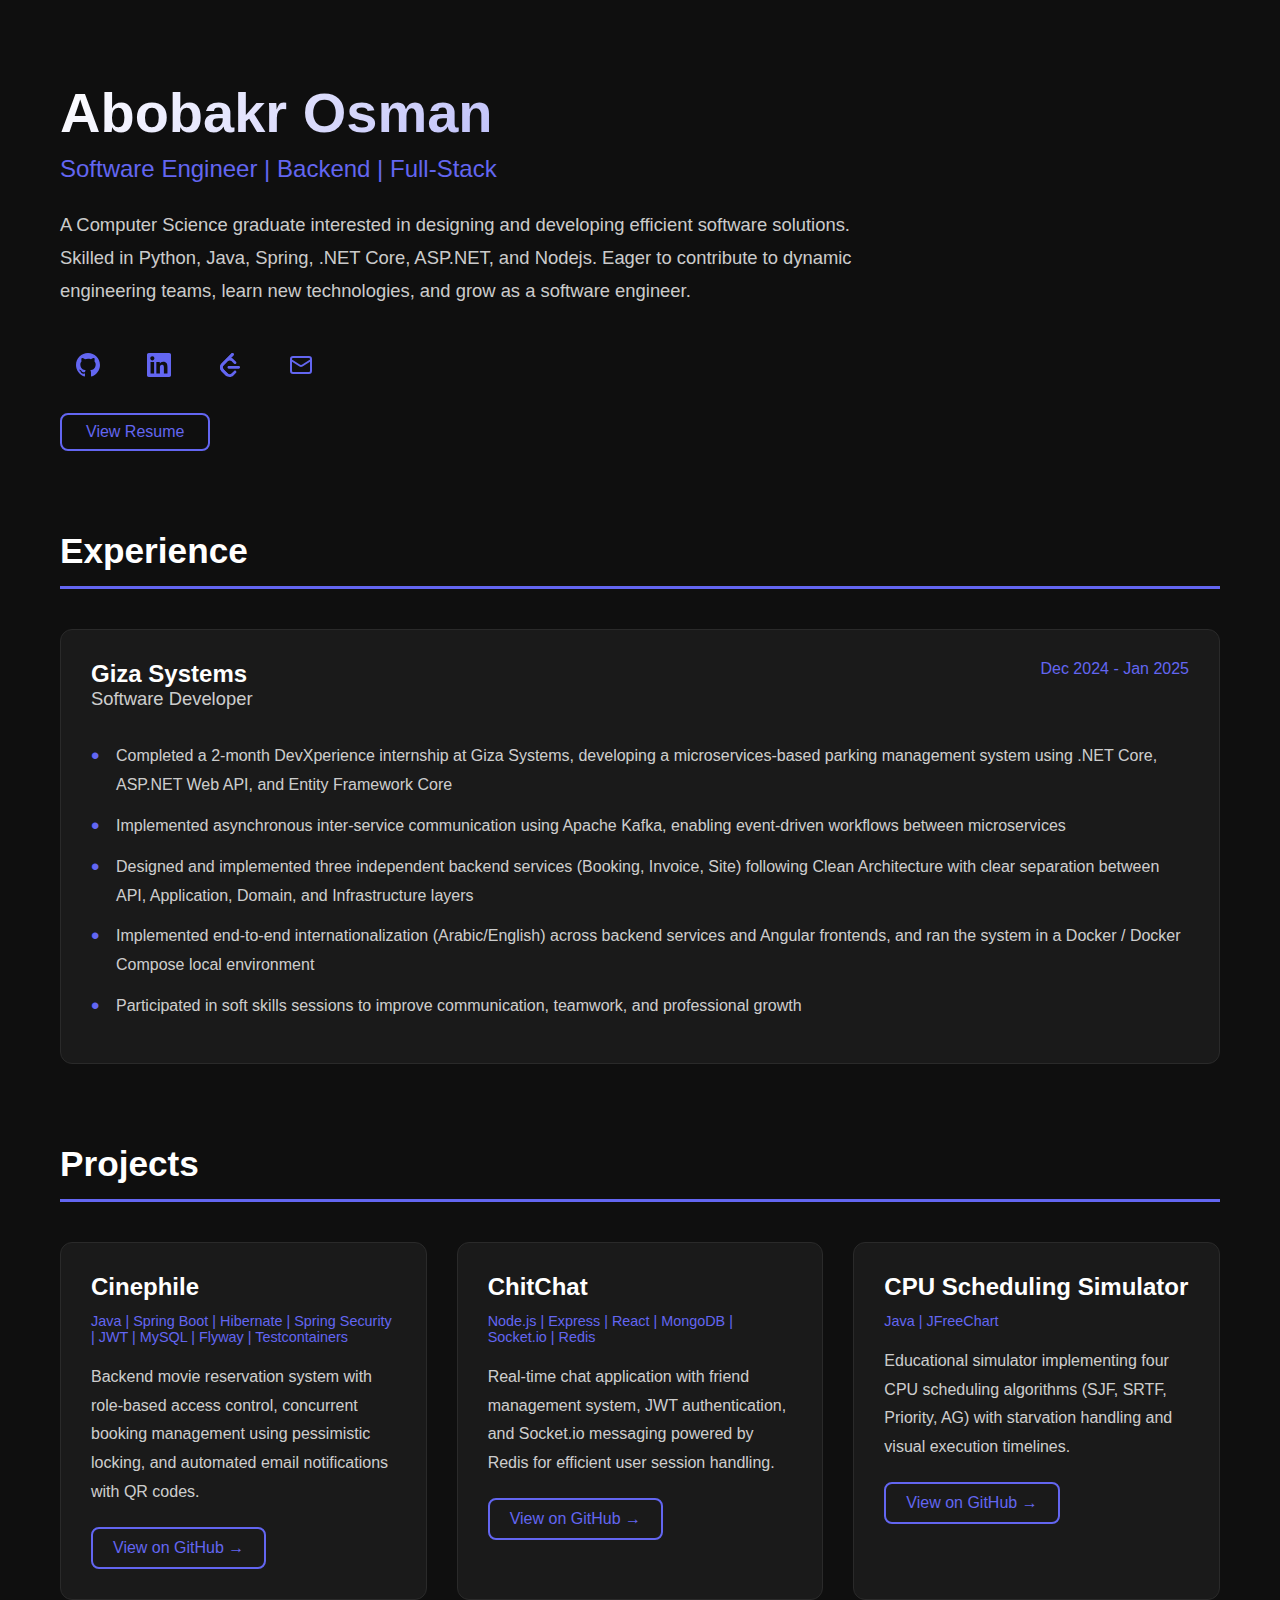
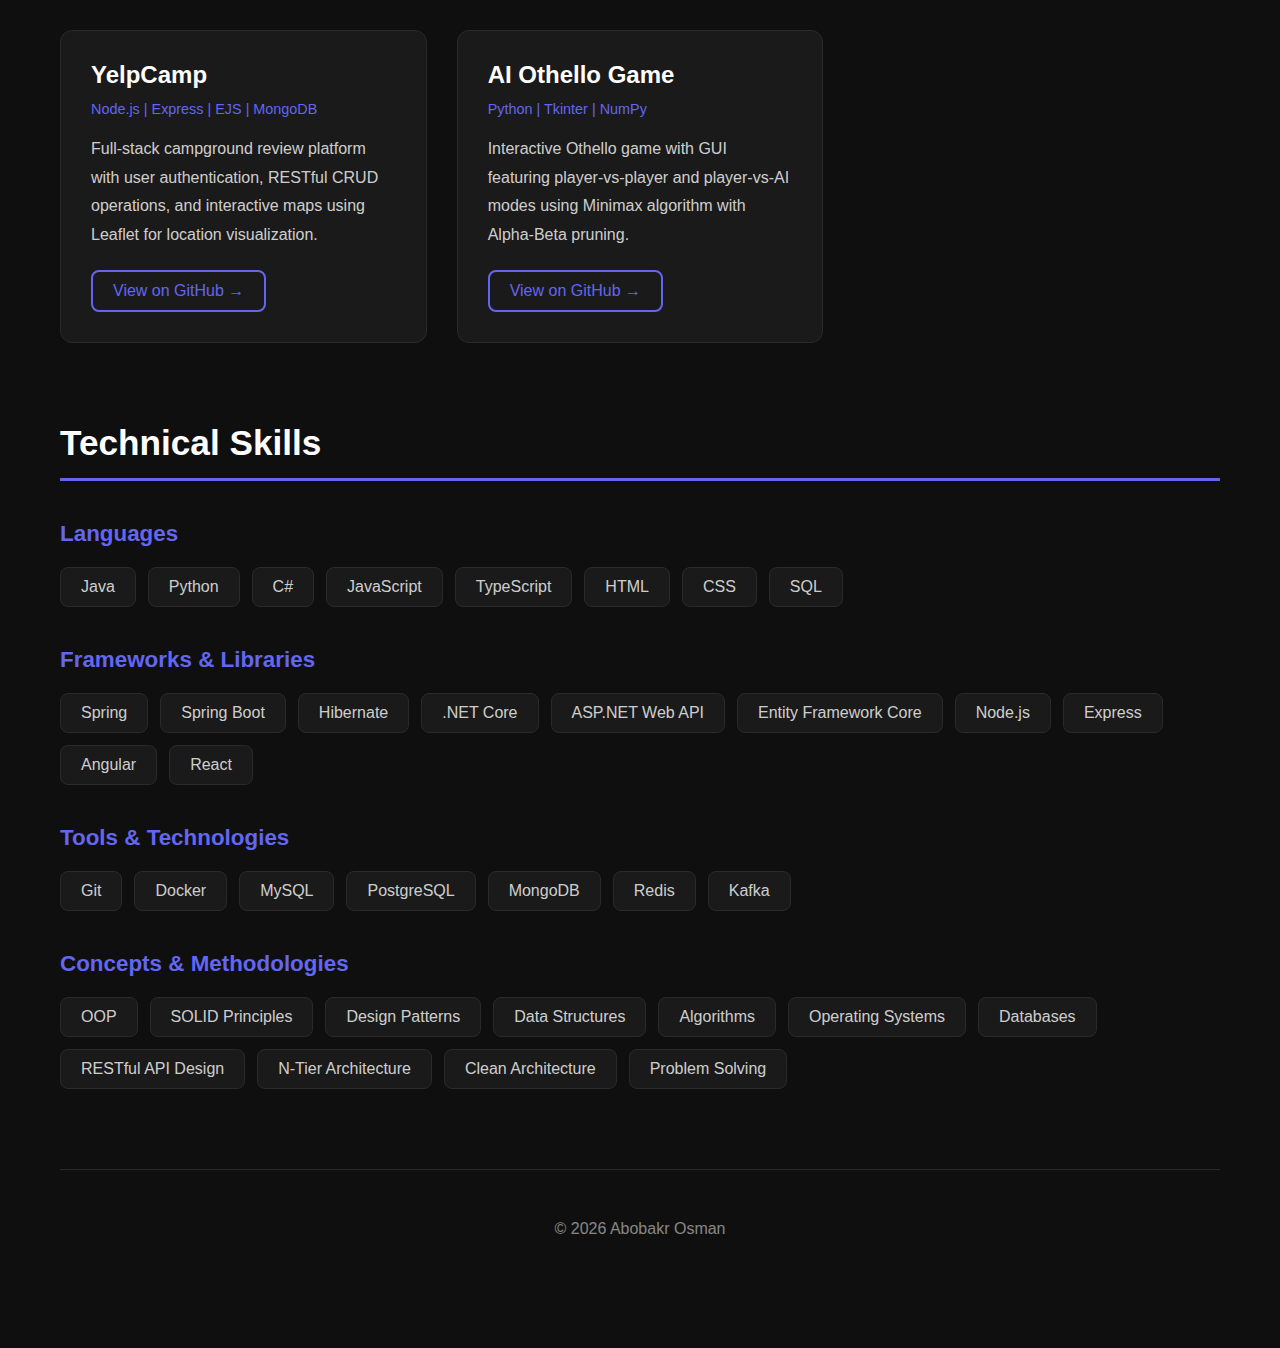
<file: index.html>
<!doctype html>
<html lang="en">
  <head>
    <meta charset="UTF-8" />
    <meta name="viewport" content="width=device-width, initial-scale=1.0" />
    <title>Abobakr Osman - Software Engineer</title>
    <link rel="stylesheet" href="css/index.css" />
  </head>
  <body class="portfolio">
    <div class="container">
      <header class="header">
        <h1 class="header__name">Abobakr Osman</h1>
        <p class="header__title">Software Engineer | Backend | Full-Stack</p>
        <p class="header__summary">
          A Computer Science graduate interested in designing and developing
          efficient software solutions. Skilled in Python, Java, Spring, .NET
          Core, ASP.NET, and Nodejs. Eager to contribute to dynamic engineering
          teams, learn new technologies, and grow as a software engineer.
        </p>
        <div class="links">
          <a
            href="https://github.com/Abobakr7"
            target="_blank"
            class="links__item"
          >
            <svg viewBox="0 0 24 24" fill="currentColor" width="24" height="24">
              <path
                d="M12 0C5.374 0 0 5.373 0 12c0 5.302 3.438 9.8 8.207 11.387.599.111.793-.261.793-.577v-2.234c-3.338.726-4.033-1.416-4.033-1.416-.546-1.387-1.333-1.756-1.333-1.756-1.089-.745.083-.729.083-.729 1.205.084 1.839 1.237 1.839 1.237 1.07 1.834 2.807 1.304 3.492.997.107-.775.418-1.305.762-1.604-2.665-.305-5.467-1.334-5.467-5.931 0-1.311.469-2.381 1.236-3.221-.124-.303-.535-1.524.117-3.176 0 0 1.008-.322 3.301 1.23A11.509 11.509 0 0112 5.803c1.02.005 2.047.138 3.006.404 2.291-1.552 3.297-1.23 3.297-1.23.653 1.653.242 2.874.118 3.176.77.84 1.235 1.911 1.235 3.221 0 4.609-2.807 5.624-5.479 5.921.43.372.823 1.102.823 2.222v3.293c0 .319.192.694.801.576C20.566 21.797 24 17.3 24 12c0-6.627-5.373-12-12-12z"
              ></path>
            </svg>
          </a>
          <a
            href="https://linkedin.com/in/abobakrosman"
            target="_blank"
            class="links__item"
          >
            <svg viewBox="0 0 24 24" fill="currentColor" width="24" height="24">
              <path
                d="M20.447 20.452h-3.554v-5.569c0-1.328-.027-3.037-1.852-3.037-1.853 0-2.136 1.445-2.136 2.939v5.667H9.351V9h3.414v1.561h.046c.477-.9 1.637-1.85 3.37-1.85 3.601 0 4.267 2.37 4.267 5.455v6.286zM5.337 7.433c-1.144 0-2.063-.926-2.063-2.065 0-1.138.92-2.063 2.063-2.063 1.14 0 2.064.925 2.064 2.063 0 1.139-.925 2.065-2.064 2.065zm1.782 13.019H3.555V9h3.564v11.452zM22.225 0H1.771C.792 0 0 .774 0 1.729v20.542C0 23.227.792 24 1.771 24h20.451C23.2 24 24 23.227 24 22.271V1.729C24 .774 23.2 0 22.222 0h.003z"
              ></path>
            </svg>
          </a>
          <a
            href="https://leetcode.com/u/Abobakr77"
            target="_blank"
            class="links__item"
          >
            <svg
              viewBox="0 0 128 128"
              width="24"
              height="24"
              fill="currentColor"
            >
              <path
                fill="currentColor"
                d="M117.555 76.558c0-3.957-3.008-7.178-6.72-7.178H57.159c-3.712 0-6.72 3.221-6.72 7.178 0 3.958 3.002 7.18 6.72 7.18h53.676c3.712.005 6.72-3.217 6.72-7.18"
              ></path>
              <path
                fill="currentColor"
                d="m18.79 96.996 23.003 23.26c5.19 5.221 12.363 7.744 20.283 7.744s15.094-2.73 20.294-7.968l13.803-14.065c2.72-2.741 2.624-7.28-.208-10.133-2.832-2.854-7.333-2.95-10.048-.208L71.645 109.53c-2.465 2.49-5.878 3.53-9.649 3.53s-7.179-1.04-9.653-3.53L29.419 86.26c-2.47-2.49-3.712-6.133-3.712-9.936s1.243-7.238 3.712-9.728l22.854-23.361c2.47-2.49 5.952-3.44 9.718-3.44s7.179 1.04 9.648 3.53l14.273 13.9c2.72 2.746 7.221 2.65 10.053-.203 2.832-2.859 2.928-7.398.208-10.14L82.37 32.825a26.64 26.64 0 0 0-12.758-7.094l-.18-.037 13.05-13.35c2.73-2.741 2.635-7.285-.197-10.139S74.945-.74 72.22 2.002L18.79 55.87c-5.19 5.237-7.905 12.464-7.905 20.454S13.6 91.77 18.79 96.996"
              ></path>
              <path
                fill="currentColor"
                d="M43.5 121.674a11.3 11.3 0 0 1-2.528-1.925c-7.078-7.11-14.187-14.187-21.249-21.318C9.115 87.721 7.445 72.1 15.531 59.39a32 32 0 0 1 4.475-5.355L71.33 2.605c3.333-3.34 7.99-3.478 11.088-.358 2.987 3.003 2.81 7.76-.416 11.019-4.101 4.139-8.208 8.267-12.315 12.4-.219.651-.747 1.067-1.2 1.531-4.603 4.672-9.334 9.222-13.872 13.963-.592.619-1.398.992-1.984 1.627-7.59 7.59-15.27 15.094-22.753 22.784-6.054 6.225-5.85 15.67.363 22.012 6.976 7.125 14.075 14.134 21.126 21.195.357.357.725.704 1.088 1.056 2.496 1.616 2.528 6.667.976 8.912-1.712 2.48-3.947 4-7.11 3.883-1.061-.032-1.936-.458-2.821-.955"
              ></path>
            </svg>
          </a>
          <a href="mailto:abobakrosman03@gmail.com" class="links__item">
            <svg
              width="24"
              height="24"
              viewBox="0 0 24 24"
              fill="none"
              stroke="currentColor"
              stroke-width="2"
              aria-hidden="true"
            >
              <path d="m22 7-8.991 5.727a2 2 0 0 1-2.009 0L2 7"></path>
              <rect x="2" y="4" width="20" height="16" rx="2"></rect>
            </svg>
          </a>
        </div>
        <a
          href="https://drive.google.com/file/d/1qkh-tg4qnkxKuXmvHXDJlF7FVRBkUE4w/view?usp=drive_link"
          target="_blank"
          class="header__resume"
          >View Resume</a
        >
      </header>

      <section class="section">
        <h2 class="section__header">Experience</h2>
        <div class="experience__item">
          <div class="experience__header">
            <div>
              <div class="experience__company">Giza Systems</div>
              <div class="experience__role">Software Developer</div>
            </div>
            <div class="experience__duration">Dec 2024 - Jan 2025</div>
          </div>
          <div class="experience__description">
            <ul class="experience__list">
              <li class="experience__list-item">
                Completed a 2-month DevXperience internship at Giza Systems,
                developing a microservices-based parking management system using
                .NET Core, ASP.NET Web API, and Entity Framework Core
              </li>
              <li class="experience__list-item">
                Implemented asynchronous inter-service communication using
                Apache Kafka, enabling event-driven workflows between
                microservices
              </li>
              <li class="experience__list-item">
                Designed and implemented three independent backend services
                (Booking, Invoice, Site) following Clean Architecture with clear
                separation between API, Application, Domain, and Infrastructure
                layers
              </li>
              <li class="experience__list-item">
                Implemented end-to-end internationalization (Arabic/English)
                across backend services and Angular frontends, and ran the
                system in a Docker / Docker Compose local environment
              </li>
              <li class="experience__list-item">
                Participated in soft skills sessions to improve communication,
                teamwork, and professional growth
              </li>
            </ul>
          </div>
        </div>
      </section>

      <section class="section">
        <h2 class="section__header">Projects</h2>
        <div class="projects">
          <div class="project">
            <h3 class="project__name">Cinephile</h3>
            <div class="project__tech">
              Java | Spring Boot | Hibernate | Spring Security | JWT | MySQL |
              Flyway | Testcontainers
            </div>
            <p class="project__description">
              Backend movie reservation system with role-based access control,
              concurrent booking management using pessimistic locking, and
              automated email notifications with QR codes.
            </p>
            <a
              href="https://github.com/Abobakr7/cinephile"
              target="_blank"
              class="project__link"
              >View on GitHub →</a
            >
          </div>

          <div class="project">
            <h3 class="project__name">ChitChat</h3>
            <div class="project__tech">
              Node.js | Express | React | MongoDB | Socket.io | Redis
            </div>
            <p class="project__description">
              Real-time chat application with friend management system, JWT
              authentication, and Socket.io messaging powered by Redis for
              efficient user session handling.
            </p>
            <a
              href="https://github.com/Abobakr7/chitchat"
              target="_blank"
              class="project__link"
              >View on GitHub →</a
            >
          </div>

          <div class="project">
            <h3 class="project__name">CPU Scheduling Simulator</h3>
            <div class="project__tech">Java | JFreeChart</div>
            <p class="project__description">
              Educational simulator implementing four CPU scheduling algorithms
              (SJF, SRTF, Priority, AG) with starvation handling and visual
              execution timelines.
            </p>
            <a
              href="https://github.com/Abobakr7/cpu-scheduling"
              target="_blank"
              class="project__link"
              >View on GitHub →</a
            >
          </div>

          <div class="project">
            <h3 class="project__name">YelpCamp</h3>
            <div class="project__tech">Node.js | Express | EJS | MongoDB</div>
            <p class="project__description">
              Full-stack campground review platform with user authentication,
              RESTful CRUD operations, and interactive maps using Leaflet for
              location visualization.
            </p>
            <a
              href="https://github.com/Abobakr7/yelp-camp"
              target="_blank"
              class="project__link"
              >View on GitHub →</a
            >
          </div>

          <div class="project">
            <h3 class="project__name">AI Othello Game</h3>
            <div class="project__tech">Python | Tkinter | NumPy</div>
            <p class="project__description">
              Interactive Othello game with GUI featuring player-vs-player and
              player-vs-AI modes using Minimax algorithm with Alpha-Beta
              pruning.
            </p>
            <a
              href="https://github.com/Abobakr7/othello-game"
              target="_blank"
              class="project__link"
              >View on GitHub →</a
            >
          </div>
        </div>
      </section>

      <section class="section">
        <h2 class="section__header">Technical Skills</h2>

        <div class="skills__category">
          <h3 class="skills__category-name">Languages</h3>
          <div class="skills__list">
            <span class="skills__item">Java</span>
            <span class="skills__item">Python</span>
            <span class="skills__item">C#</span>
            <span class="skills__item">JavaScript</span>
            <span class="skills__item">TypeScript</span>
            <span class="skills__item">HTML</span>
            <span class="skills__item">CSS</span>
            <span class="skills__item">SQL</span>
          </div>
        </div>

        <div class="skills__category">
          <h3 class="skills__category-name">Frameworks & Libraries</h3>
          <div class="skills__list">
            <span class="skills__item">Spring</span>
            <span class="skills__item">Spring Boot</span>
            <span class="skills__item">Hibernate</span>
            <span class="skills__item">.NET Core</span>
            <span class="skills__item">ASP.NET Web API</span>
            <span class="skills__item">Entity Framework Core</span>
            <span class="skills__item">Node.js</span>
            <span class="skills__item">Express</span>
            <span class="skills__item">Angular</span>
            <span class="skills__item">React</span>
          </div>
        </div>

        <div class="skills__category">
          <h3 class="skills__category-name">Tools & Technologies</h3>
          <div class="skills__list">
            <span class="skills__item">Git</span>
            <span class="skills__item">Docker</span>
            <span class="skills__item">MySQL</span>
            <span class="skills__item">PostgreSQL</span>
            <span class="skills__item">MongoDB</span>
            <span class="skills__item">Redis</span>
            <span class="skills__item">Kafka</span>
          </div>
        </div>

        <div class="skills__category">
          <h3 class="skills__category-name">Concepts & Methodologies</h3>
          <div class="skills__list">
            <span class="skills__item">OOP</span>
            <span class="skills__item">SOLID Principles</span>
            <span class="skills__item">Design Patterns</span>
            <span class="skills__item">Data Structures</span>
            <span class="skills__item">Algorithms</span>
            <span class="skills__item">Operating Systems</span>
            <span class="skills__item">Databases</span>
            <span class="skills__item">RESTful API Design</span>
            <span class="skills__item">N-Tier Architecture</span>
            <span class="skills__item">Clean Architecture</span>
            <span class="skills__item">Problem Solving</span>
          </div>
        </div>
      </section>

      <footer class="footer">
        <p>© 2026 Abobakr Osman</p>
      </footer>
    </div>
  </body>
</html>
</file>
<file: css/index.css>
@import url(./root.css);

/* Base */
.portfolio {
  font-family: var(--font-main);
  background: var(--color-bg);
  color: var(--color-text);
  min-height: 100vh;
}

/* Container */
.container {
  max-width: 1200px;
  margin: 0 auto;
  padding: 3.75rem 1.25rem;
}

/* Header */
.header {
  margin-bottom: 5rem;
  padding-top: 1.25rem;
}

.header__name {
  font-size: 3.5em;
  font-weight: 700;
  color: var(--color-text);
  margin-bottom: 0.625rem;
  background: linear-gradient(
    135deg,
    var(--color-text) 0%,
    var(--color-accent) 100%
  );
  -webkit-background-clip: text;
  -webkit-text-fill-color: transparent;
  background-clip: text;
}

.header__title {
  font-size: 1.5em;
  color: var(--color-accent);
  margin-bottom: 1.5625rem;
  font-weight: 500;
}

.header__summary {
  font-size: 1.15em;
  line-height: 1.8;
  color: var(--color-text-muted);
  max-width: 50rem;
}

.header__resume {
  display: inline-block;
  margin-top: 1rem;
  padding: 0.5rem 1.5rem;
  color: var(--color-accent);
  background-color: transparent;
  border: 2px solid var(--color-accent);
  border-radius: 0.5rem;
  font-size: 1rem;
  text-decoration: none;
}

.header__resume:hover {
  cursor: pointer;
  background: var(--color-btn-bg-hover);
  border-color: var(--color-accent);
  box-shadow: 0 10px 40px var(--color-accent-shadow);
}

/* Links */
.links {
  display: flex;
  gap: 0.9375rem;
  margin-top: 1.875rem;
  flex-wrap: wrap;
}

.links__item {
  color: var(--color-accent);
  padding: 1rem;
  border-radius: 50%;
  text-decoration: none;
  transition: all 0.3s;
  font-weight: 500;
}

.links__item:hover {
  background: var(--color-accent-bg);
  box-shadow: 0 0 20px var(--color-accent-shadow);
  transform: translateY(-2px);
}

/* Section */
.section {
  margin-bottom: 5rem;
}

.section__header {
  font-size: 2.2em;
  color: var(--color-text);
  margin-bottom: 2.5rem;
  padding-bottom: 0.9375rem;
  border-bottom: 3px solid var(--color-accent);
  font-weight: 700;
}

/* Experience */
.experience__item {
  margin-bottom: 2.1875rem;
  padding: 1.875rem;
  border: 1px solid var(--color-border);
  background: var(--color-bg-card);
  border-radius: 0.75rem;
  transition: all 0.3s;
}

.experience__item:hover {
  background: var(--color-btn-bg-hover);
  border-color: var(--color-accent);
  box-shadow: 0 10px 40px var(--color-accent-shadow);
  transform: translateY(-3px);
}

.experience__header {
  display: flex;
  justify-content: space-between;
  align-items: flex-start;
  margin-bottom: 1.25rem;
  flex-wrap: wrap;
  gap: 0.625rem;
}

.experience__company {
  font-size: 1.5em;
  font-weight: 700;
  color: var(--color-text);
}

.experience__role {
  font-size: 1.15em;
  color: var(--color-text-muted);
  margin-bottom: 0.75rem;
  font-weight: 500;
}

.experience__duration {
  color: var(--color-accent);
  font-size: 1em;
  font-weight: 500;
}

.experience__description {
  line-height: 1.8;
  color: var(--color-text-muted);
}

.experience__list {
  list-style: none;
  padding-left: 0;
}

.experience__list-item {
  margin-bottom: 0.75rem;
  padding-left: 1.5625rem;
  position: relative;
}

.experience__list-item::before {
  content: "•";
  position: absolute;
  left: 0;
  color: var(--color-accent);
  font-size: 1.5em;
  line-height: 1.2;
}

/* Projects */
.projects {
  display: grid;
  grid-template-columns: repeat(auto-fit, minmax(21.875rem, 1fr));
  gap: 1.875rem;
}

.project {
  padding: 1.875rem;
  border: 1px solid var(--color-border);
  background: var(--color-bg-card);
  border-radius: 0.75rem;
  transition: all 0.3s;
}

.project:hover {
  background: var(--color-btn-bg-hover);
  border-color: var(--color-accent);
  box-shadow: 0 10px 40px var(--color-accent-shadow);
  transform: translateY(-5px);
}

.project__name {
  font-size: 1.5em;
  font-weight: 700;
  color: var(--color-text);
  margin-bottom: 0.75rem;
}

.project__tech {
  font-size: 0.9em;
  color: var(--color-accent);
  margin-bottom: 1.125rem;
  font-weight: 500;
}

.project__description {
  line-height: 1.8;
  color: var(--color-text-muted);
  margin-bottom: 1.25rem;
}

.project__link {
  color: var(--color-accent);
  text-decoration: none;
  border: 2px solid var(--color-accent);
  padding: 0.625rem 1.25rem;
  display: inline-block;
  border-radius: 0.5rem;
  transition: all 0.3s;
  font-weight: 500;
}

.project__link:hover {
  background: var(--color-accent-bg);
  box-shadow: 0 0 15px var(--color-accent-shadow);
  transform: translateX(3px);
}

/* Skills */
.skills__category {
  margin-bottom: 2.5rem;
}

.skills__category-name {
  font-size: 1.4em;
  color: var(--color-accent);
  margin-bottom: 1.25rem;
  font-weight: 700;
}

.skills__list {
  display: flex;
  flex-wrap: wrap;
  gap: 0.75rem;
}

.skills__item {
  padding: 0.625rem 1.25rem;
  border: 1px solid var(--color-border);
  background: var(--color-bg-card);
  color: var(--color-text-muted);
  border-radius: 0.5rem;
  transition: all 0.3s;
  font-weight: 500;
}

.skills__item:hover {
  background: var(--color-btn-bg-hover);
  border-color: var(--color-accent);
  color: var(--color-accent);
  transform: translateY(-2px);
  box-shadow: 0 5px 15px var(--color-accent-shadow);
}

/* Footer */
.footer {
  text-align: center;
  padding: 3.125rem 1.25rem;
  border-top: 1px solid var(--color-border);
  color: var(--color-footer);
  margin-top: 5rem;
}

/* Responsive */
@media (max-width: 768px) {
  .header__name {
    font-size: 2.5em;
  }

  .section__header {
    font-size: 1.8em;
  }

  .projects {
    grid-template-columns: 1fr;
  }

  .experience__header {
    flex-direction: column;
  }
}
</file>
